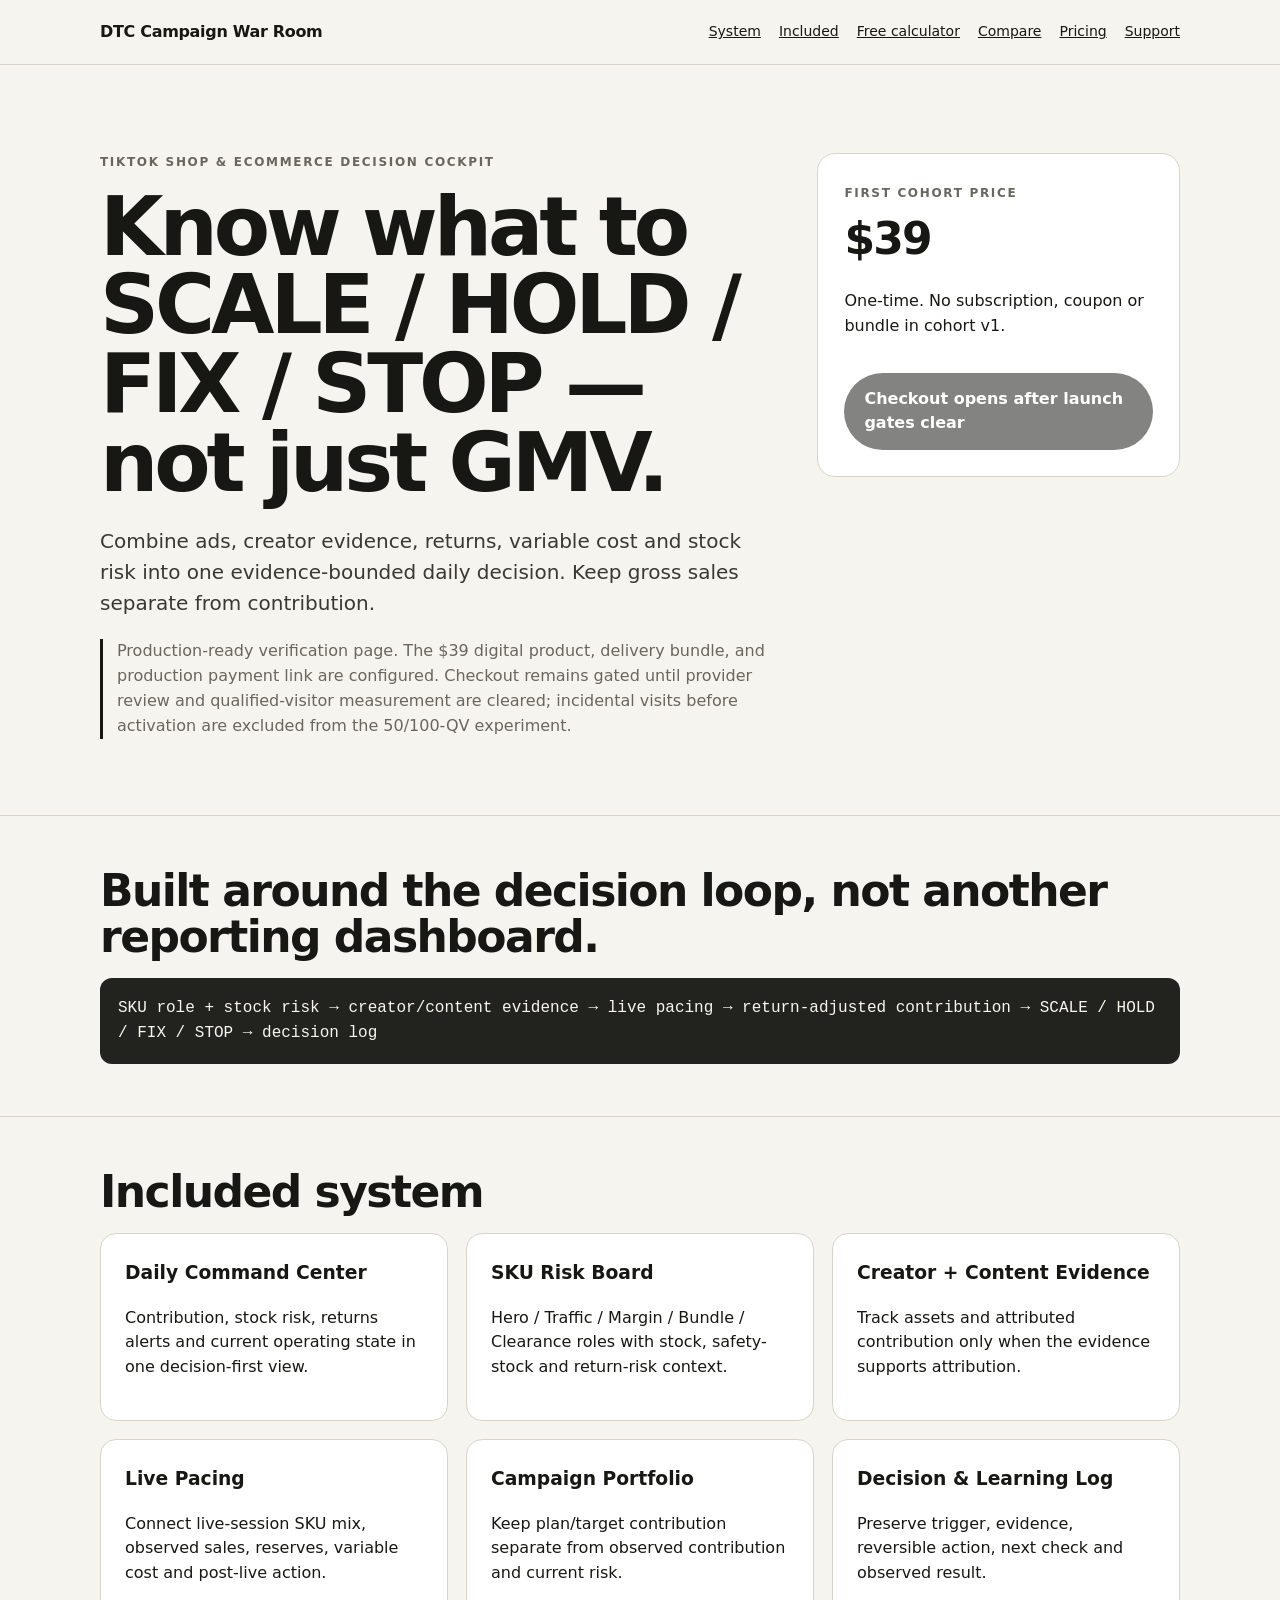
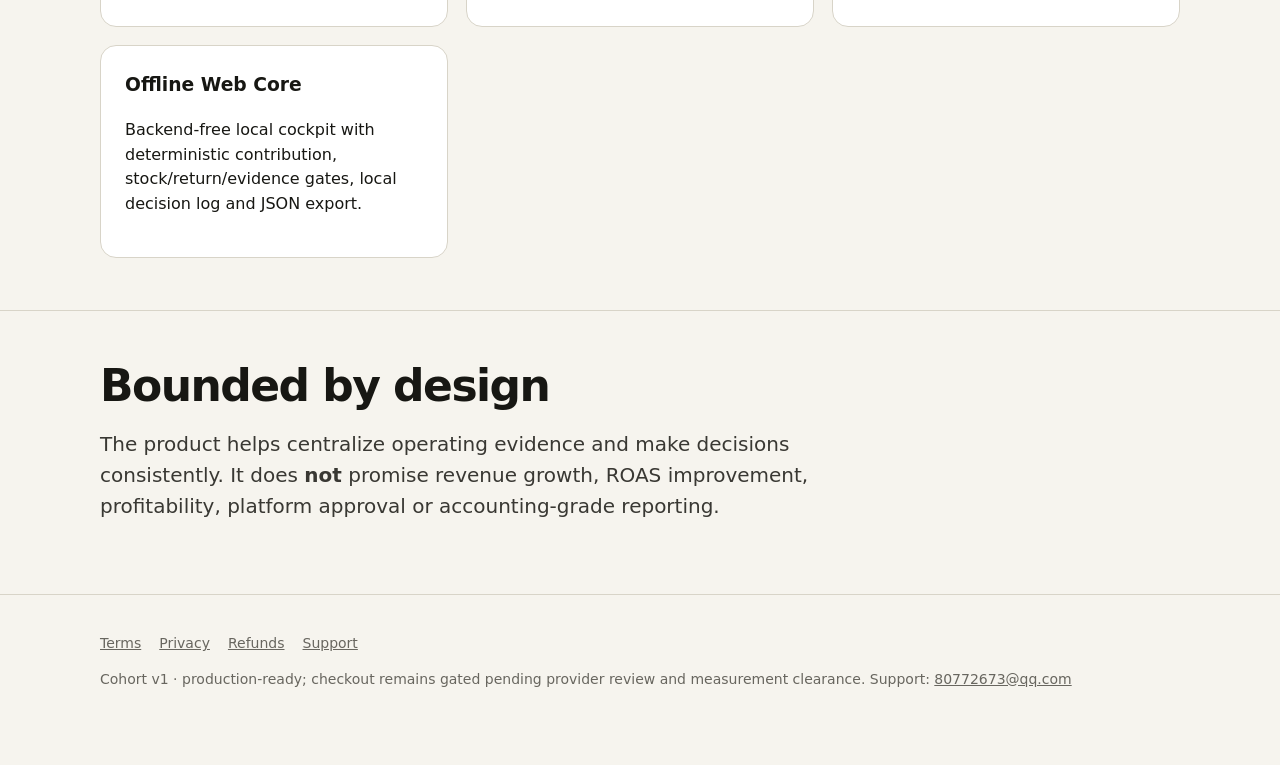
<file: index.html>
<!doctype html>
<html lang="en">
<head>
  <meta charset="utf-8">
  <meta name="viewport" content="width=device-width, initial-scale=1">
  <title>DTC Campaign War Room — Know what to scale after ads, returns and stock</title>
  <meta name="description" content="Know what to SCALE, HOLD, FIX or STOP after ads, creators, returns and stock — not just GMV. DTC Campaign War Room is a one-time ecommerce operating system for decision discipline.">
  <meta name="robots" content="noindex,nofollow">
  <link rel="stylesheet" href="styles.css">
</head>
<body>
  <header><div class="wrap nav"><div class="brand">DTC Campaign War Room</div><nav class="navlinks"><a href="#system">System</a><a href="#included">Included</a><a href="tiktok-shop-profit-calculator.html">Free calculator</a><a href="compare.html">Compare</a><a href="#pricing">Pricing</a><a href="support.html">Support</a></nav></div></header>
  <main>
    <section class="wrap hero">
      <div>
        <div class="eyebrow">TikTok Shop & Ecommerce Decision Cockpit</div>
        <h1>Know what to SCALE / HOLD / FIX / STOP — not just GMV.</h1>
        <p class="lead">Combine ads, creator evidence, returns, variable cost and stock risk into one evidence-bounded daily decision. Keep gross sales separate from contribution.</p>
        <p class="notice">Production-ready verification page. The $39 digital product, delivery bundle, and production payment link are configured. Checkout remains gated until provider review and qualified-visitor measurement are cleared; incidental visits before activation are excluded from the 50/100-QV experiment.</p>
      </div>
      <aside class="price" id="pricing">
        <span class="eyebrow">First cohort price</span>
        <strong>$39</strong>
        <p>One-time. No subscription, coupon or bundle in cohort v1.</p>
        <a id="checkoutLink" class="button disabled" aria-disabled="true">Checkout opens after launch gates clear</a>
      </aside>
    </section>

    <section class="section" id="system"><div class="wrap">
      <h2>Built around the decision loop, not another reporting dashboard.</h2>
      <div class="loop">SKU role + stock risk → creator/content evidence → live pacing → return-adjusted contribution → SCALE / HOLD / FIX / STOP → decision log</div>
    </div></section>

    <section class="section" id="included"><div class="wrap">
      <h2>Included system</h2>
      <div class="grid">
        <div class="card"><h3>Daily Command Center</h3><p>Contribution, stock risk, returns alerts and current operating state in one decision-first view.</p></div>
        <div class="card"><h3>SKU Risk Board</h3><p>Hero / Traffic / Margin / Bundle / Clearance roles with stock, safety-stock and return-risk context.</p></div>
        <div class="card"><h3>Creator + Content Evidence</h3><p>Track assets and attributed contribution only when the evidence supports attribution.</p></div>
        <div class="card"><h3>Live Pacing</h3><p>Connect live-session SKU mix, observed sales, reserves, variable cost and post-live action.</p></div>
        <div class="card"><h3>Campaign Portfolio</h3><p>Keep plan/target contribution separate from observed contribution and current risk.</p></div>
        <div class="card"><h3>Decision & Learning Log</h3><p>Preserve trigger, evidence, reversible action, next check and observed result.</p></div>
        <div class="card"><h3>Offline Web Core</h3><p>Backend-free local cockpit with deterministic contribution, stock/return/evidence gates, local decision log and JSON export.</p></div>
      </div>
    </div></section>

    <section class="section"><div class="wrap">
      <h2>Bounded by design</h2>
      <p class="lead">The product helps centralize operating evidence and make decisions consistently. It does <strong>not</strong> promise revenue growth, ROAS improvement, profitability, platform approval or accounting-grade reporting.</p>
    </div></section>
  </main>
  <footer><div class="wrap"><div class="navlinks"><a href="terms.html">Terms</a><a href="privacy.html">Privacy</a><a href="refund.html">Refunds</a><a href="support.html">Support</a></div><p>Cohort v1 · production-ready; checkout remains gated pending provider review and measurement clearance. Support: <a href="mailto:80772673@qq.com">80772673@qq.com</a></p></div></footer>
  <script src="checkout-config.js"></script>
  <script>
    (() => {
      const link = document.getElementById('checkoutLink');
      const base = window.COHORT_CONFIG?.checkoutBase || '';
      const cohortActive = window.COHORT_CONFIG?.cohortActive === true;
      if (!base || !cohortActive) return;
      const incoming = new URLSearchParams(window.location.search);
      const checkout = new URL(base);
      for (const key of ['source','medium','campaign','creative']) {
        const value = incoming.get(key);
        if (value) checkout.searchParams.set(`metadata[${key}]`, value.slice(0,120));
      }
      checkout.searchParams.set('metadata[cohort_version]', 'warroom39_v1');
      link.href = checkout.toString();
      link.textContent = 'Buy cohort v1 — $39 one-time';
      link.classList.remove('disabled');
      link.removeAttribute('aria-disabled');
    })();
  </script>
  <script src="qv-config.js"></script>
  <script src="qv-counter.js"></script>
</body>
</html>
</file>
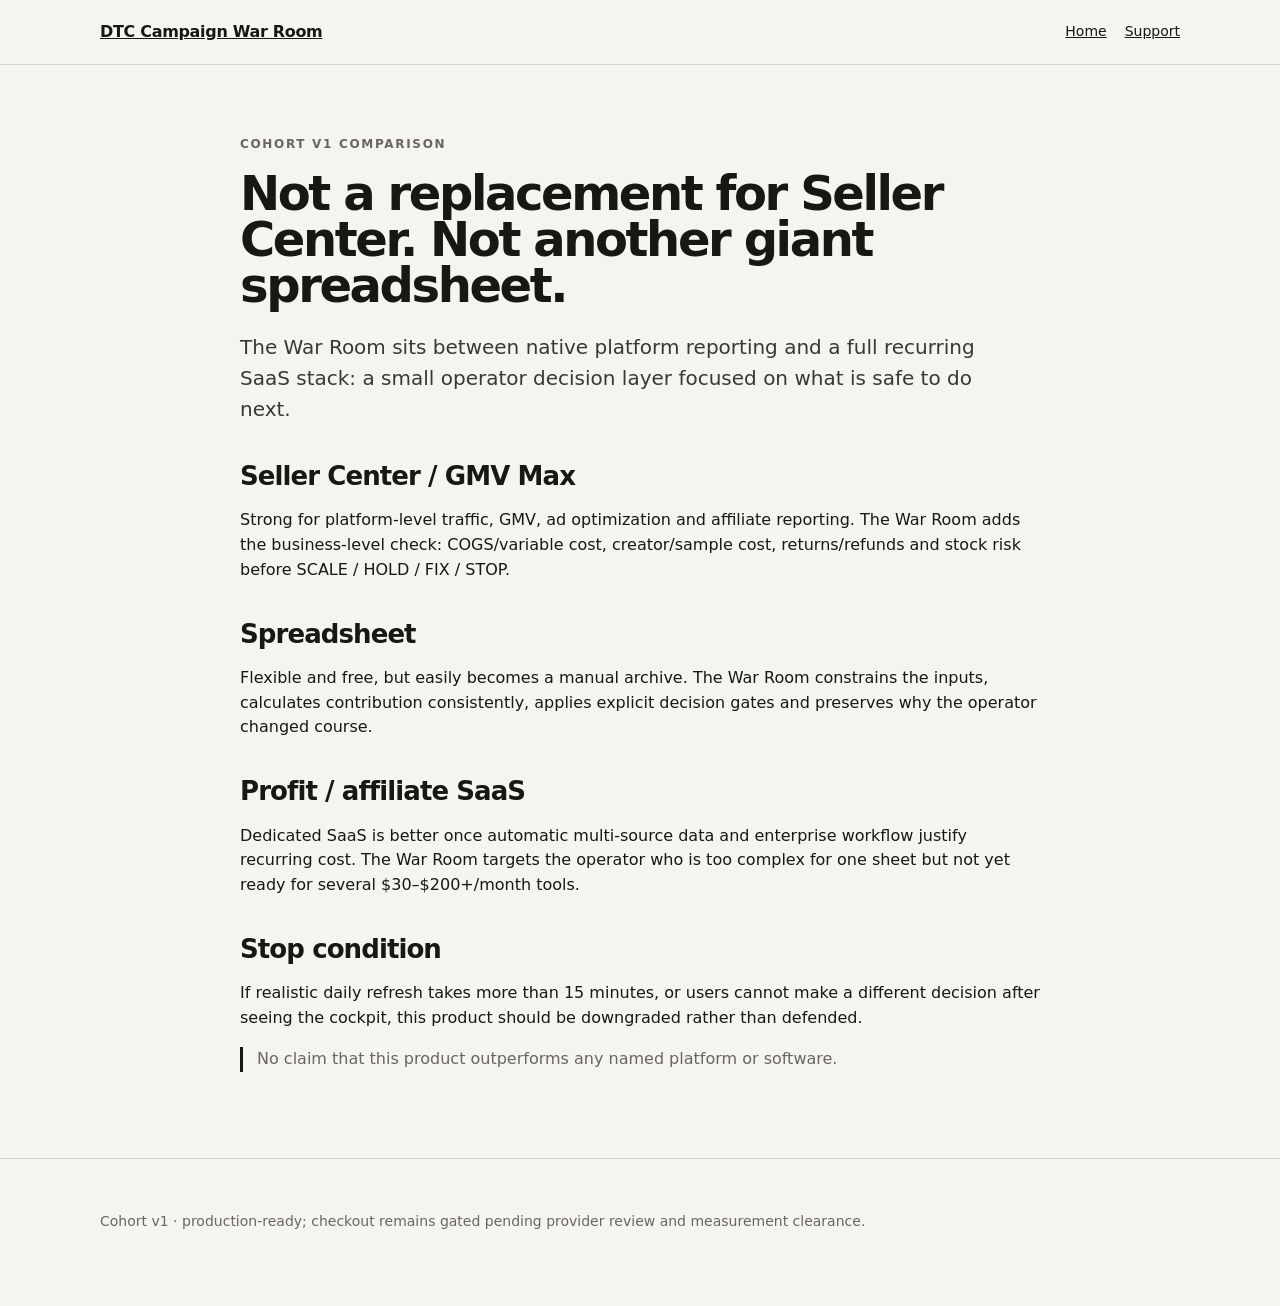
<file: compare.html>
<!doctype html><html lang="en"><head><meta charset="utf-8"><meta name="viewport" content="width=device-width,initial-scale=1"><meta name="robots" content="noindex,nofollow"><title>Why DTC Campaign War Room — Seller Center vs spreadsheets vs profit SaaS</title><meta name="description" content="Compare DTC Campaign War Room with Seller Center, spreadsheets and recurring profit/affiliate SaaS."><link rel="stylesheet" href="styles.css"></head><body>
<header><div class="wrap nav"><div class="brand"><a href="index.html">DTC Campaign War Room</a></div><nav class="navlinks"><a href="index.html">Home</a><a href="support.html">Support</a></nav></div></header>
<main><section class="wrap legal"><div class="eyebrow">Cohort v1 comparison</div><h1>Not a replacement for Seller Center. Not another giant spreadsheet.</h1><p class="lead">The War Room sits between native platform reporting and a full recurring SaaS stack: a small operator decision layer focused on what is safe to do next.</p>
<h2>Seller Center / GMV Max</h2><p>Strong for platform-level traffic, GMV, ad optimization and affiliate reporting. The War Room adds the business-level check: COGS/variable cost, creator/sample cost, returns/refunds and stock risk before SCALE / HOLD / FIX / STOP.</p>
<h2>Spreadsheet</h2><p>Flexible and free, but easily becomes a manual archive. The War Room constrains the inputs, calculates contribution consistently, applies explicit decision gates and preserves why the operator changed course.</p>
<h2>Profit / affiliate SaaS</h2><p>Dedicated SaaS is better once automatic multi-source data and enterprise workflow justify recurring cost. The War Room targets the operator who is too complex for one sheet but not yet ready for several $30–$200+/month tools.</p>
<h2>Stop condition</h2><p>If realistic daily refresh takes more than 15 minutes, or users cannot make a different decision after seeing the cockpit, this product should be downgraded rather than defended.</p>
<p class="notice">No claim that this product outperforms any named platform or software.</p></section></main>
<footer><div class="wrap"><p>Cohort v1 · production-ready; checkout remains gated pending provider review and measurement clearance.</p></div></footer><script src="qv-config.js"></script><script src="qv-counter.js"></script></body></html>
</file>
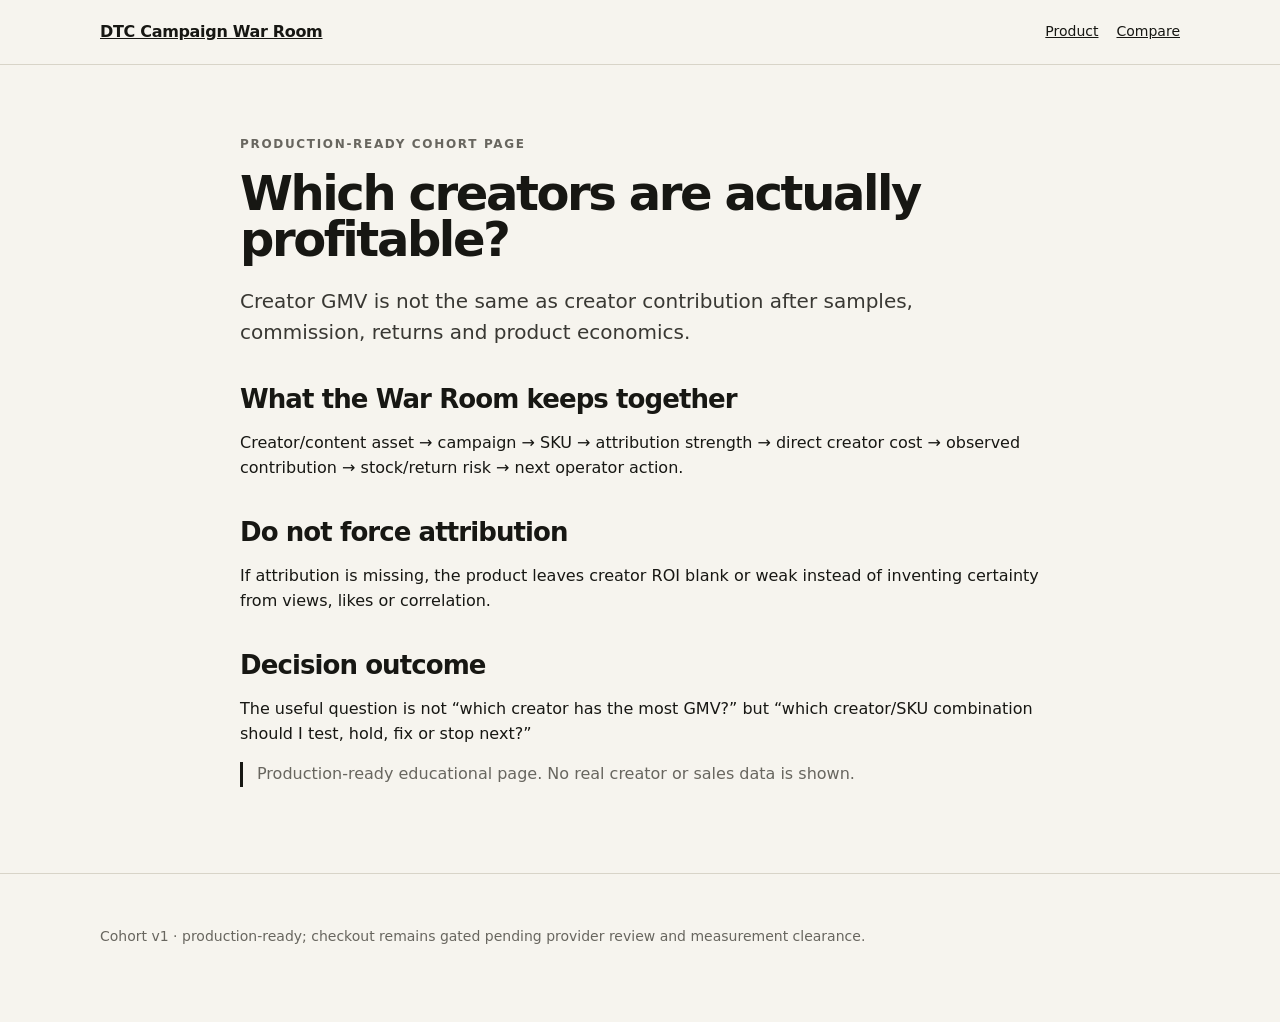
<file: creator-roi-tracker.html>
<!doctype html><html lang="en"><head><meta charset="utf-8"><meta name="viewport" content="width=device-width,initial-scale=1"><meta name="robots" content="noindex,nofollow"><title>TikTok Shop Creator ROI Tracker — Beyond creator GMV</title><meta name="description" content="Connect creator evidence to SKU economics, returns, stock and contribution instead of ranking creators from GMV or views alone."><link rel="stylesheet" href="styles.css"></head><body><header><div class="wrap nav"><div class="brand"><a href="index.html">DTC Campaign War Room</a></div><nav class="navlinks"><a href="index.html">Product</a><a href="compare.html">Compare</a></nav></div></header><main><section class="wrap legal"><div class="eyebrow">Production-ready cohort page</div><h1>Which creators are actually profitable?</h1><p class="lead">Creator GMV is not the same as creator contribution after samples, commission, returns and product economics.</p><h2>What the War Room keeps together</h2><p>Creator/content asset → campaign → SKU → attribution strength → direct creator cost → observed contribution → stock/return risk → next operator action.</p><h2>Do not force attribution</h2><p>If attribution is missing, the product leaves creator ROI blank or weak instead of inventing certainty from views, likes or correlation.</p><h2>Decision outcome</h2><p>The useful question is not “which creator has the most GMV?” but “which creator/SKU combination should I test, hold, fix or stop next?”</p><p class="notice">Production-ready educational page. No real creator or sales data is shown.</p></section></main><footer><div class="wrap"><p>Cohort v1 · production-ready; checkout remains gated pending provider review and measurement clearance.</p></div></footer><script src="qv-config.js"></script><script src="qv-counter.js"></script></body></html>
</file>
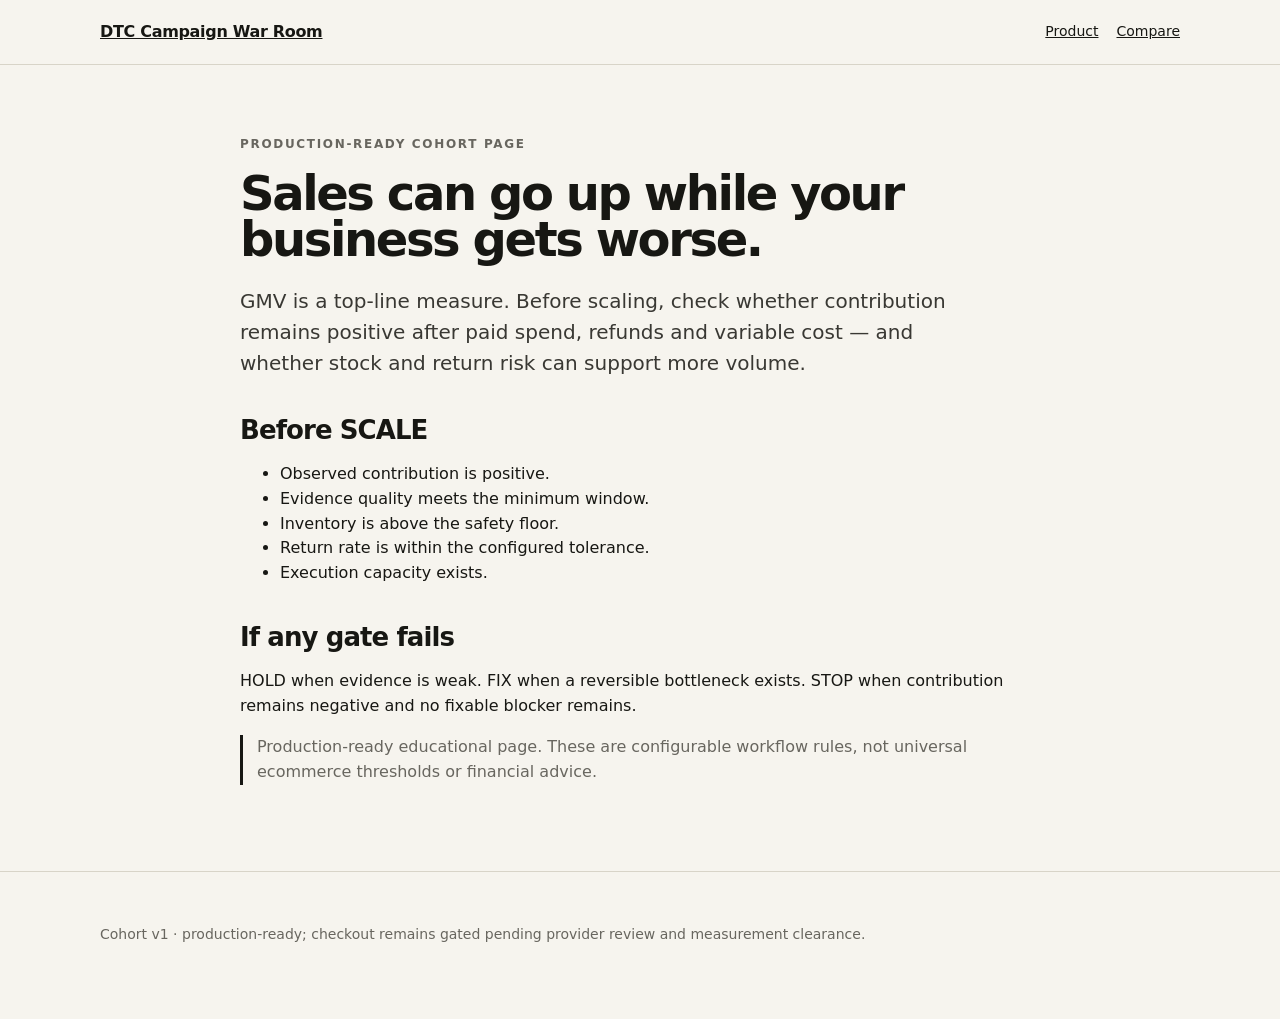
<file: gmv-vs-profit.html>
<!doctype html><html lang="en"><head><meta charset="utf-8"><meta name="viewport" content="width=device-width,initial-scale=1"><meta name="robots" content="noindex,nofollow"><title>GMV vs Profit — Ecommerce decision checklist</title><meta name="description" content="Why GMV can rise while contribution falls, and what to check before scaling ecommerce spend."><link rel="stylesheet" href="styles.css"></head><body><header><div class="wrap nav"><div class="brand"><a href="index.html">DTC Campaign War Room</a></div><nav class="navlinks"><a href="index.html">Product</a><a href="compare.html">Compare</a></nav></div></header><main><section class="wrap legal"><div class="eyebrow">Production-ready cohort page</div><h1>Sales can go up while your business gets worse.</h1><p class="lead">GMV is a top-line measure. Before scaling, check whether contribution remains positive after paid spend, refunds and variable cost — and whether stock and return risk can support more volume.</p><h2>Before SCALE</h2><ul><li>Observed contribution is positive.</li><li>Evidence quality meets the minimum window.</li><li>Inventory is above the safety floor.</li><li>Return rate is within the configured tolerance.</li><li>Execution capacity exists.</li></ul><h2>If any gate fails</h2><p>HOLD when evidence is weak. FIX when a reversible bottleneck exists. STOP when contribution remains negative and no fixable blocker remains.</p><p class="notice">Production-ready educational page. These are configurable workflow rules, not universal ecommerce thresholds or financial advice.</p></section></main><footer><div class="wrap"><p>Cohort v1 · production-ready; checkout remains gated pending provider review and measurement clearance.</p></div></footer><script src="qv-config.js"></script><script src="qv-counter.js"></script></body></html>
</file>
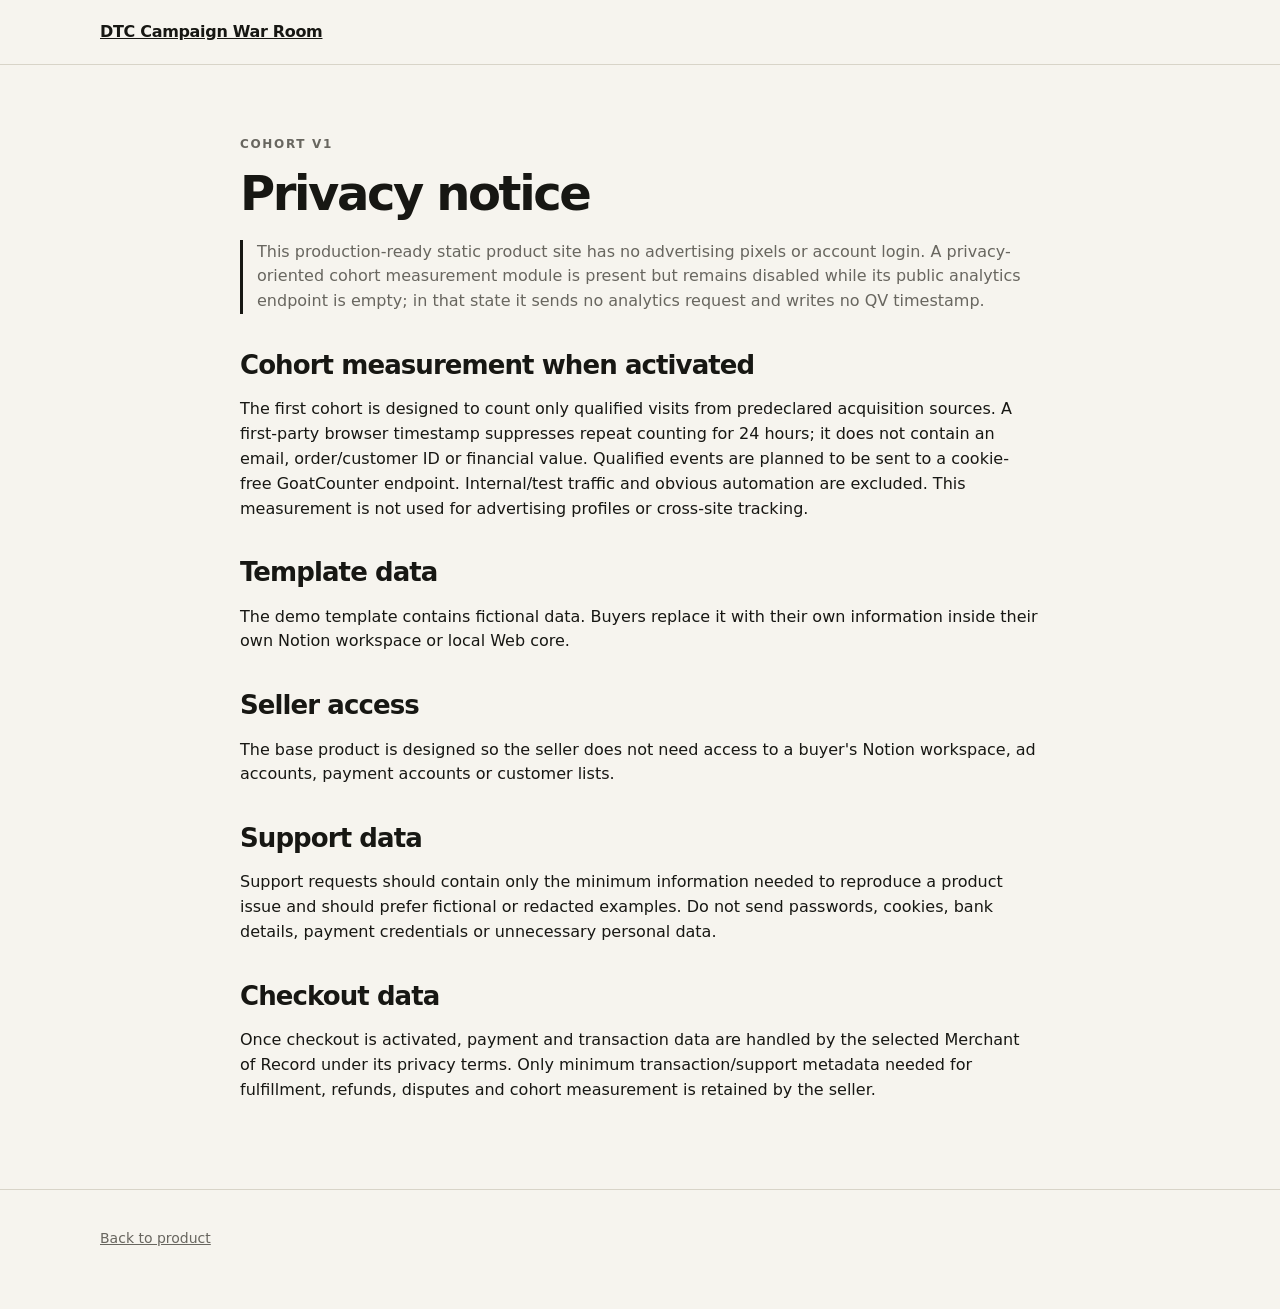
<file: privacy.html>
<!doctype html><html lang="en"><head><meta charset="utf-8"><meta name="viewport" content="width=device-width, initial-scale=1"><meta name="robots" content="noindex,nofollow"><title>Privacy — DTC Campaign War Room</title><link rel="stylesheet" href="styles.css"></head><body><header><div class="wrap nav"><a class="brand" href="index.html">DTC Campaign War Room</a></div></header><main class="wrap legal"><div class="eyebrow">Cohort v1</div><h1>Privacy notice</h1><p class="notice">This production-ready static product site has no advertising pixels or account login. A privacy-oriented cohort measurement module is present but remains disabled while its public analytics endpoint is empty; in that state it sends no analytics request and writes no QV timestamp.</p><h2>Cohort measurement when activated</h2><p>The first cohort is designed to count only qualified visits from predeclared acquisition sources. A first-party browser timestamp suppresses repeat counting for 24 hours; it does not contain an email, order/customer ID or financial value. Qualified events are planned to be sent to a cookie-free GoatCounter endpoint. Internal/test traffic and obvious automation are excluded. This measurement is not used for advertising profiles or cross-site tracking.</p><h2>Template data</h2><p>The demo template contains fictional data. Buyers replace it with their own information inside their own Notion workspace or local Web core.</p><h2>Seller access</h2><p>The base product is designed so the seller does not need access to a buyer's Notion workspace, ad accounts, payment accounts or customer lists.</p><h2>Support data</h2><p>Support requests should contain only the minimum information needed to reproduce a product issue and should prefer fictional or redacted examples. Do not send passwords, cookies, bank details, payment credentials or unnecessary personal data.</p><h2>Checkout data</h2><p>Once checkout is activated, payment and transaction data are handled by the selected Merchant of Record under its privacy terms. Only minimum transaction/support metadata needed for fulfillment, refunds, disputes and cohort measurement is retained by the seller.</p></main><footer><div class="wrap"><a href="index.html">Back to product</a></div></footer></body></html>
</file>
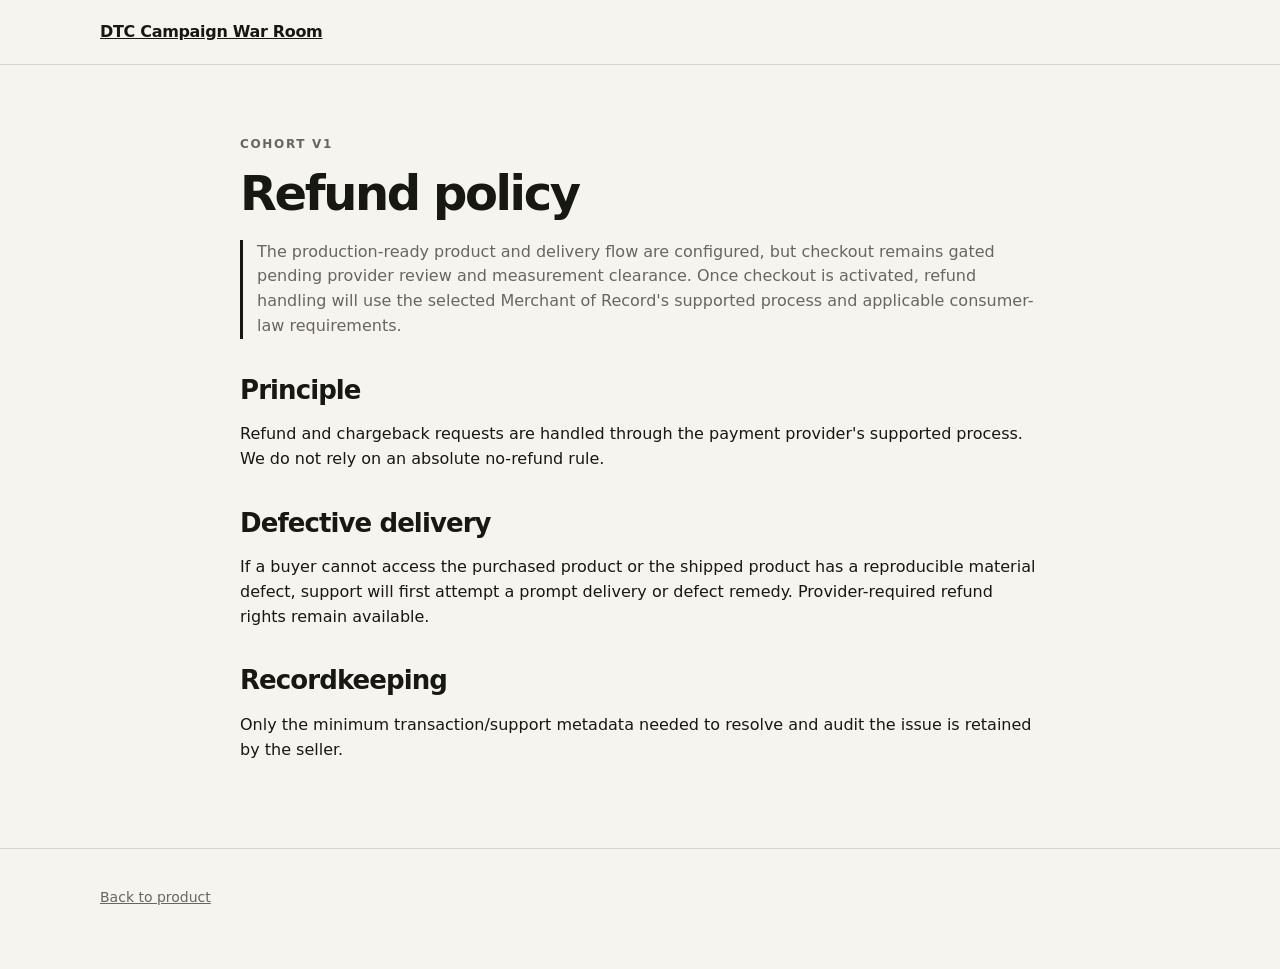
<file: refund.html>
<!doctype html><html lang="en"><head><meta charset="utf-8"><meta name="viewport" content="width=device-width, initial-scale=1"><meta name="robots" content="noindex,nofollow"><title>Refunds — DTC Campaign War Room</title><link rel="stylesheet" href="styles.css"></head><body><header><div class="wrap nav"><a class="brand" href="index.html">DTC Campaign War Room</a></div></header><main class="wrap legal"><div class="eyebrow">Cohort v1</div><h1>Refund policy</h1><p class="notice">The production-ready product and delivery flow are configured, but checkout remains gated pending provider review and measurement clearance. Once checkout is activated, refund handling will use the selected Merchant of Record's supported process and applicable consumer-law requirements.</p><h2>Principle</h2><p>Refund and chargeback requests are handled through the payment provider's supported process. We do not rely on an absolute no-refund rule.</p><h2>Defective delivery</h2><p>If a buyer cannot access the purchased product or the shipped product has a reproducible material defect, support will first attempt a prompt delivery or defect remedy. Provider-required refund rights remain available.</p><h2>Recordkeeping</h2><p>Only the minimum transaction/support metadata needed to resolve and audit the issue is retained by the seller.</p></main><footer><div class="wrap"><a href="index.html">Back to product</a></div></footer></body></html>
</file>
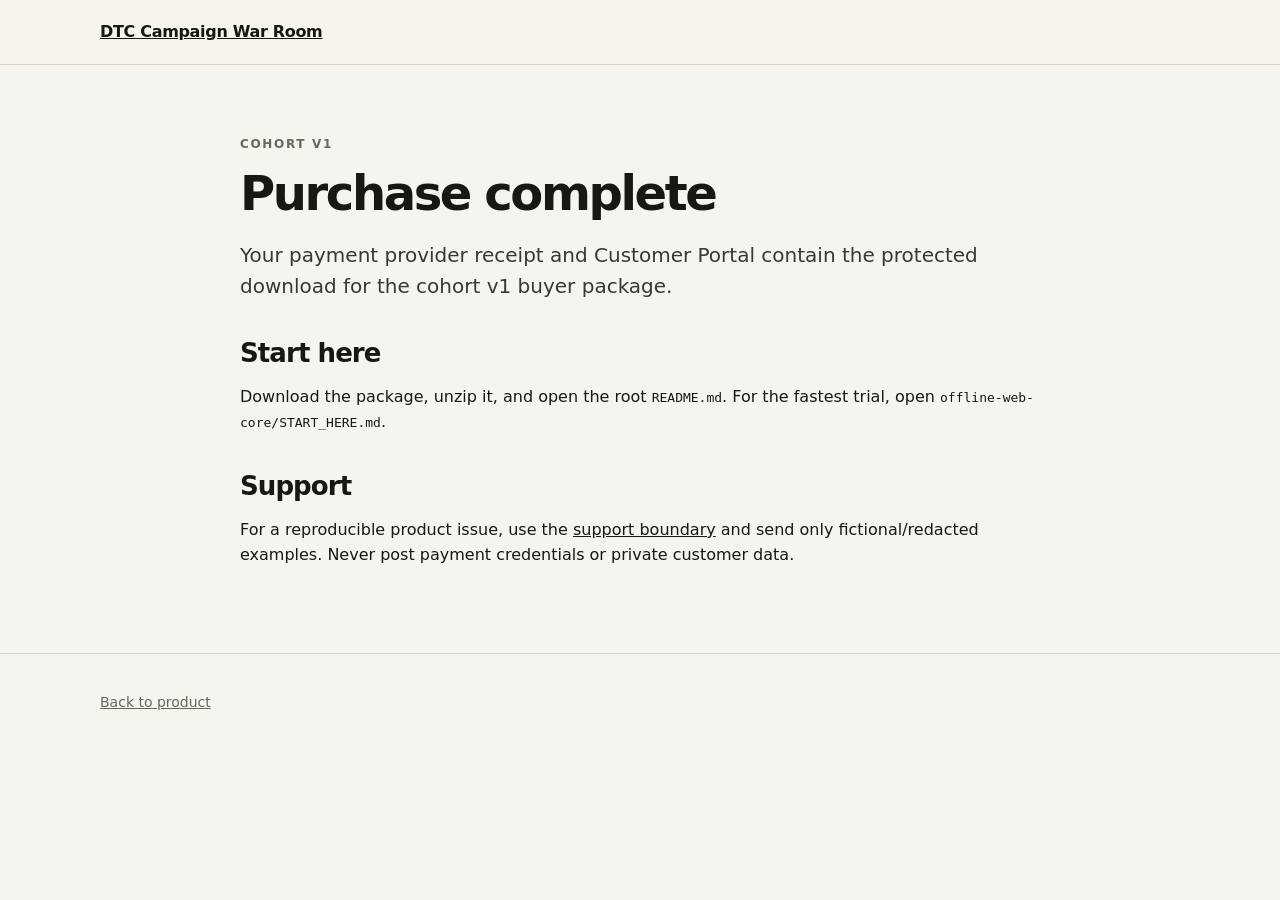
<file: success.html>
<!doctype html><html lang="en"><head><meta charset="utf-8"><meta name="viewport" content="width=device-width, initial-scale=1"><meta name="robots" content="noindex,nofollow"><title>Purchase complete — DTC Campaign War Room</title><link rel="stylesheet" href="styles.css"></head><body><header><div class="wrap nav"><a class="brand" href="index.html">DTC Campaign War Room</a></div></header><main class="wrap legal"><div class="eyebrow">Cohort v1</div><h1>Purchase complete</h1><p class="lead">Your payment provider receipt and Customer Portal contain the protected download for the cohort v1 buyer package.</p><h2>Start here</h2><p>Download the package, unzip it, and open the root <code>README.md</code>. For the fastest trial, open <code>offline-web-core/START_HERE.md</code>.</p><h2>Support</h2><p>For a reproducible product issue, use the <a href="support.html">support boundary</a> and send only fictional/redacted examples. Never post payment credentials or private customer data.</p></main><footer><div class="wrap"><a href="index.html">Back to product</a></div></footer></body></html>
</file>
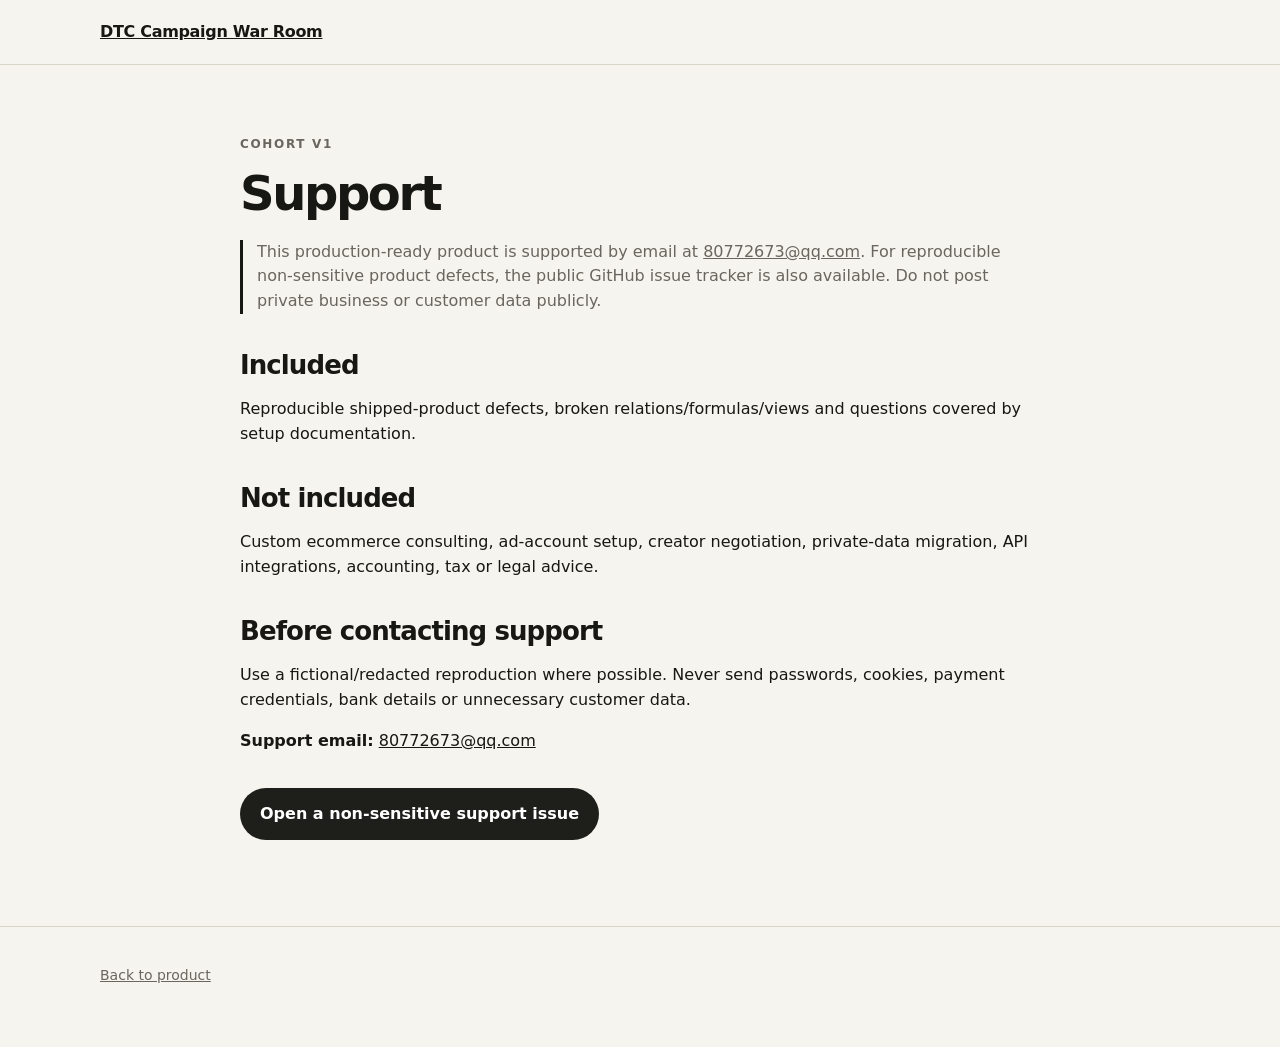
<file: support.html>
<!doctype html><html lang="en"><head><meta charset="utf-8"><meta name="viewport" content="width=device-width, initial-scale=1"><meta name="robots" content="noindex,nofollow"><title>Support — DTC Campaign War Room</title><link rel="stylesheet" href="styles.css"></head><body><header><div class="wrap nav"><a class="brand" href="index.html">DTC Campaign War Room</a></div></header><main class="wrap legal"><div class="eyebrow">Cohort v1</div><h1>Support</h1><p class="notice">This production-ready product is supported by email at <a href="mailto:80772673@qq.com">80772673@qq.com</a>. For reproducible non-sensitive product defects, the public GitHub issue tracker is also available. Do not post private business or customer data publicly.</p><h2>Included</h2><p>Reproducible shipped-product defects, broken relations/formulas/views and questions covered by setup documentation.</p><h2>Not included</h2><p>Custom ecommerce consulting, ad-account setup, creator negotiation, private-data migration, API integrations, accounting, tax or legal advice.</p><h2>Before contacting support</h2><p>Use a fictional/redacted reproduction where possible. Never send passwords, cookies, payment credentials, bank details or unnecessary customer data.</p><p><strong>Support email:</strong> <a href="mailto:80772673@qq.com">80772673@qq.com</a></p><p><a class="button" href="https://github.com/80772673-sudo/dtc-campaign-war-room-live/issues/new">Open a non-sensitive support issue</a></p></main><footer><div class="wrap"><a href="index.html">Back to product</a></div></footer></body></html>
</file>
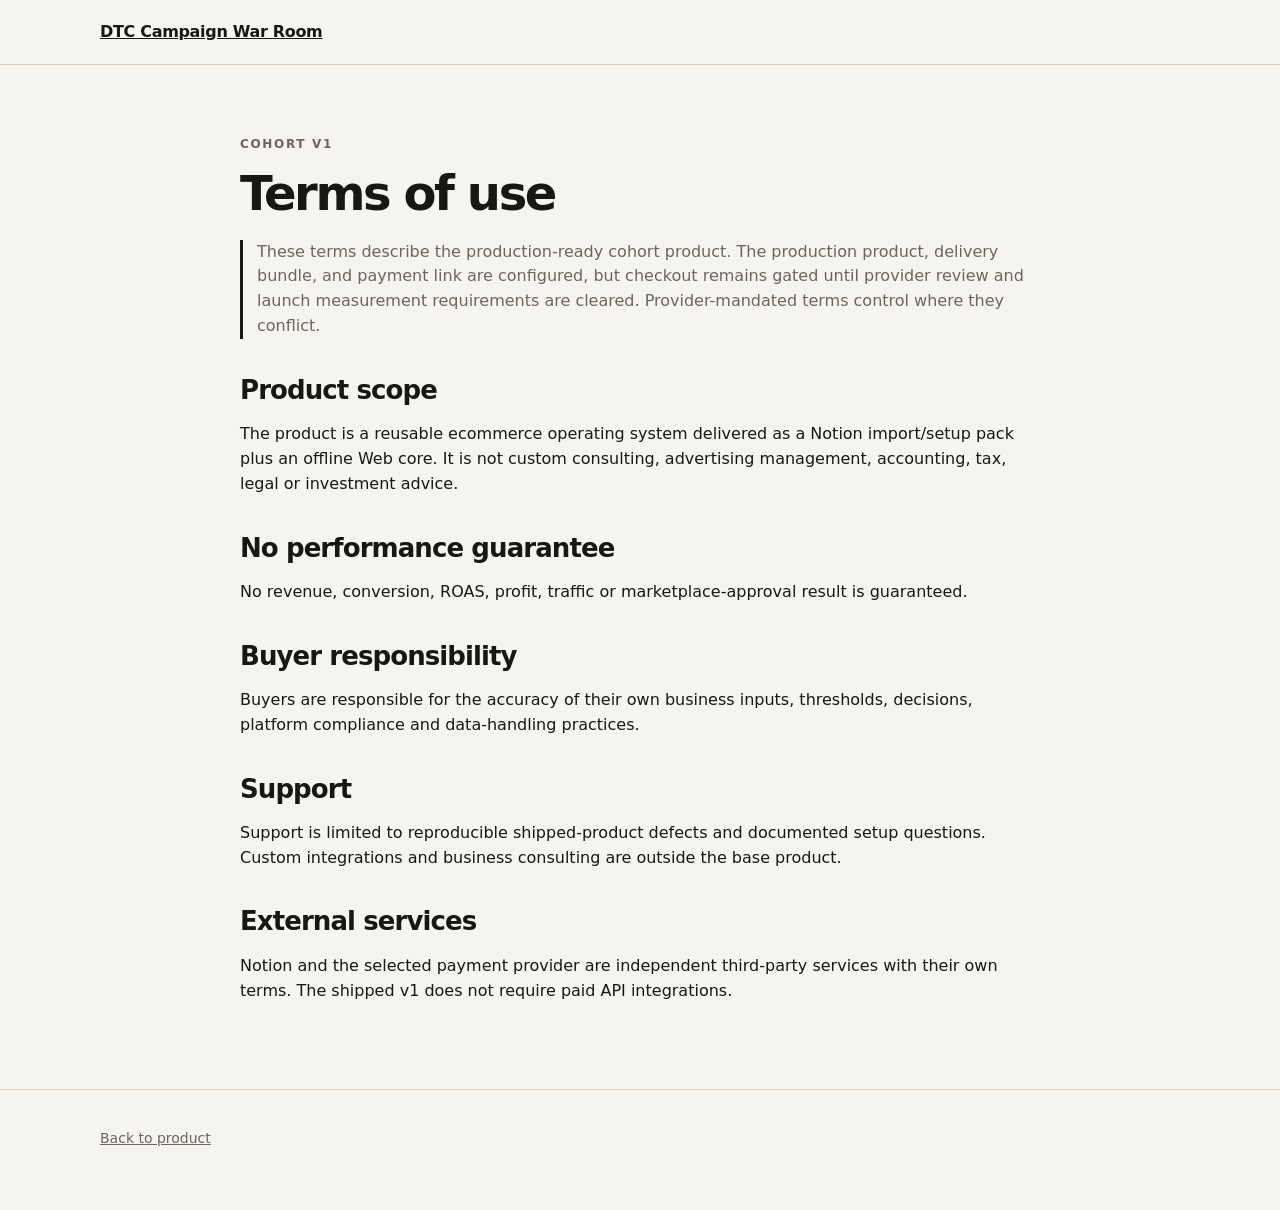
<file: terms.html>
<!doctype html><html lang="en"><head><meta charset="utf-8"><meta name="viewport" content="width=device-width, initial-scale=1"><meta name="robots" content="noindex,nofollow"><title>Terms — DTC Campaign War Room</title><link rel="stylesheet" href="styles.css"></head><body><header><div class="wrap nav"><a class="brand" href="index.html">DTC Campaign War Room</a></div></header><main class="wrap legal"><div class="eyebrow">Cohort v1</div><h1>Terms of use</h1><p class="notice">These terms describe the production-ready cohort product. The production product, delivery bundle, and payment link are configured, but checkout remains gated until provider review and launch measurement requirements are cleared. Provider-mandated terms control where they conflict.</p><h2>Product scope</h2><p>The product is a reusable ecommerce operating system delivered as a Notion import/setup pack plus an offline Web core. It is not custom consulting, advertising management, accounting, tax, legal or investment advice.</p><h2>No performance guarantee</h2><p>No revenue, conversion, ROAS, profit, traffic or marketplace-approval result is guaranteed.</p><h2>Buyer responsibility</h2><p>Buyers are responsible for the accuracy of their own business inputs, thresholds, decisions, platform compliance and data-handling practices.</p><h2>Support</h2><p>Support is limited to reproducible shipped-product defects and documented setup questions. Custom integrations and business consulting are outside the base product.</p><h2>External services</h2><p>Notion and the selected payment provider are independent third-party services with their own terms. The shipped v1 does not require paid API integrations.</p></main><footer><div class="wrap"><a href="index.html">Back to product</a></div></footer></body></html>
</file>
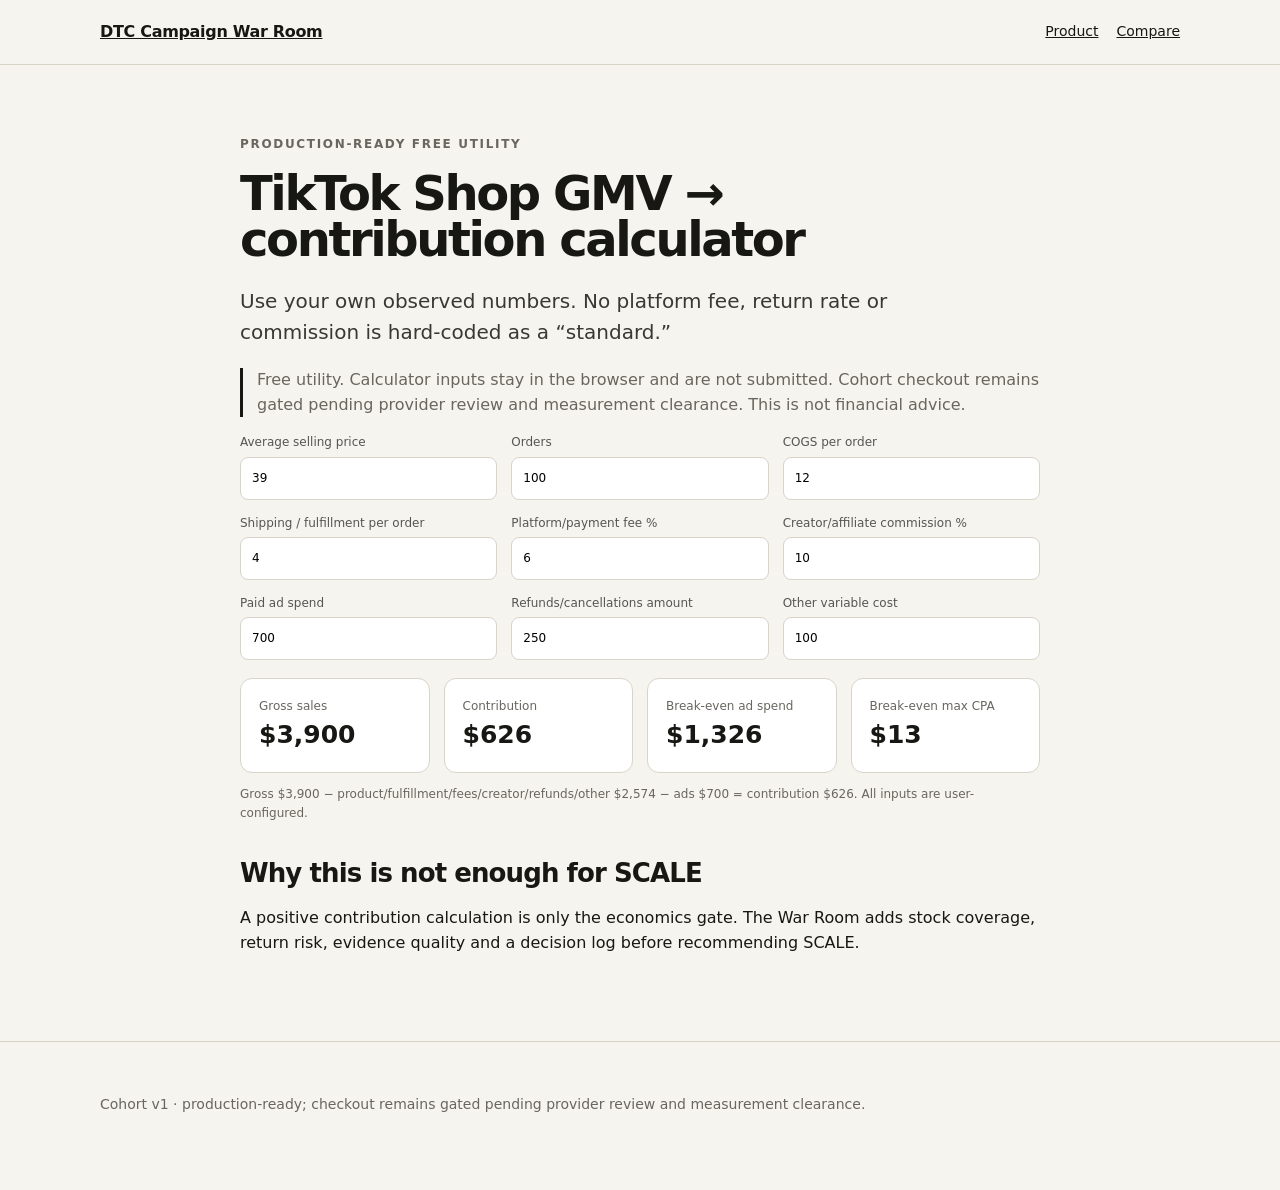
<file: tiktok-shop-profit-calculator.html>
<!doctype html>
<html lang="en"><head><meta charset="utf-8"><meta name="viewport" content="width=device-width,initial-scale=1"><meta name="robots" content="noindex,nofollow"><title>TikTok Shop Profit Calculator — GMV to contribution</title><meta name="description" content="Convert gross sales into contribution after COGS, shipping, creator commission, platform fees, refunds and ad spend. No fixed fee assumptions."><link rel="stylesheet" href="styles.css"><style>.calc-grid{display:grid;grid-template-columns:repeat(3,1fr);gap:14px}.calc-grid label{display:grid;gap:5px;font-size:12px;color:#555}.calc-grid input{padding:11px;border:1px solid var(--line);border-radius:8px;font:inherit}.result-grid{display:grid;grid-template-columns:repeat(4,1fr);gap:14px;margin-top:18px}.result{border:1px solid var(--line);background:#fff;padding:18px;border-radius:12px}.result span{display:block;font-size:12px;color:var(--muted)}.result strong{font-size:25px}.note{font-size:12px;color:var(--muted)}@media(max-width:820px){.calc-grid,.result-grid{grid-template-columns:1fr 1fr}}</style></head>
<body><header><div class="wrap nav"><div class="brand"><a href="index.html">DTC Campaign War Room</a></div><nav class="navlinks"><a href="index.html">Product</a><a href="compare.html">Compare</a></nav></div></header><main><section class="wrap legal"><div class="eyebrow">Production-ready free utility</div><h1>TikTok Shop GMV → contribution calculator</h1><p class="lead">Use your own observed numbers. No platform fee, return rate or commission is hard-coded as a “standard.”</p><p class="notice">Free utility. Calculator inputs stay in the browser and are not submitted. Cohort checkout remains gated pending provider review and measurement clearance. This is not financial advice.</p>
<div class="calc-grid"><label>Average selling price<input id="price" type="number" min="0" step="0.01" value="39"></label><label>Orders<input id="orders" type="number" min="0" step="1" value="100"></label><label>COGS per order<input id="cogs" type="number" min="0" step="0.01" value="12"></label><label>Shipping / fulfillment per order<input id="shipping" type="number" min="0" step="0.01" value="4"></label><label>Platform/payment fee %<input id="feePct" type="number" min="0" max="100" step="0.1" value="6"></label><label>Creator/affiliate commission %<input id="creatorPct" type="number" min="0" max="100" step="0.1" value="10"></label><label>Paid ad spend<input id="adSpend" type="number" min="0" step="0.01" value="700"></label><label>Refunds/cancellations amount<input id="refunds" type="number" min="0" step="0.01" value="250"></label><label>Other variable cost<input id="other" type="number" min="0" step="0.01" value="100"></label></div>
<div class="result-grid"><div class="result"><span>Gross sales</span><strong id="gross">—</strong></div><div class="result"><span>Contribution</span><strong id="contribution">—</strong></div><div class="result"><span>Break-even ad spend</span><strong id="breakEvenSpend">—</strong></div><div class="result"><span>Break-even max CPA</span><strong id="maxCpa">—</strong></div></div>
<p class="note" id="explanation"></p><h2>Why this is not enough for SCALE</h2><p>A positive contribution calculation is only the economics gate. The War Room adds stock coverage, return risk, evidence quality and a decision log before recommending SCALE.</p></section></main><footer><div class="wrap"><p>Cohort v1 · production-ready; checkout remains gated pending provider review and measurement clearance.</p></div></footer><script>
const ids=['price','orders','cogs','shipping','feePct','creatorPct','adSpend','refunds','other']; const n=id=>Number(document.getElementById(id).value)||0; const money=v=>new Intl.NumberFormat('en-US',{style:'currency',currency:'USD',maximumFractionDigits:0}).format(v);
function calc(){const price=n('price'),orders=n('orders'),gross=price*orders,fee=gross*n('feePct')/100,creator=gross*n('creatorPct')/100,product=n('cogs')*orders,ship=n('shipping')*orders,refunds=n('refunds'),other=n('other'),nonAd=fee+creator+product+ship+refunds+other,breakEven=Math.max(0,gross-nonAd),ad=n('adSpend'),contrib=gross-nonAd-ad,maxCpa=orders>0?breakEven/orders:0;document.getElementById('gross').textContent=money(gross);document.getElementById('contribution').textContent=money(contrib);document.getElementById('breakEvenSpend').textContent=money(breakEven);document.getElementById('maxCpa').textContent=money(maxCpa);document.getElementById('explanation').textContent=`Gross ${money(gross)} − product/fulfillment/fees/creator/refunds/other ${money(nonAd)} − ads ${money(ad)} = contribution ${money(contrib)}. All inputs are user-configured.`} ids.forEach(id=>document.getElementById(id).addEventListener('input',calc));calc();
</script><script src="qv-config.js"></script><script src="qv-counter.js"></script></body></html>
</file>
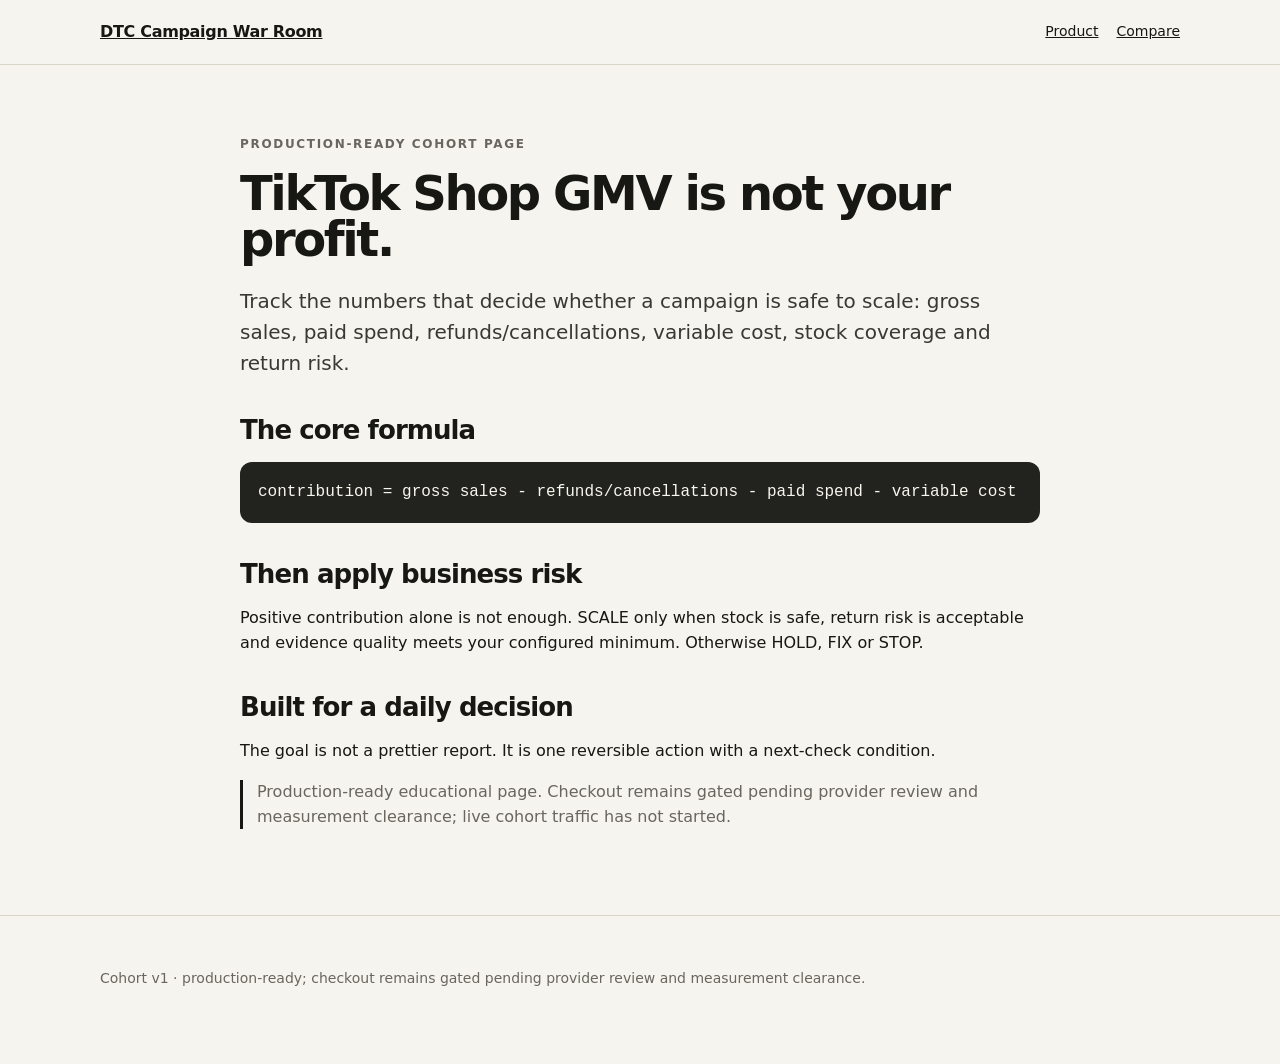
<file: tiktok-shop-profit-tracker.html>
<!doctype html><html lang="en"><head><meta charset="utf-8"><meta name="viewport" content="width=device-width,initial-scale=1"><meta name="robots" content="noindex,nofollow"><title>TikTok Shop Profit Tracker — GMV vs real contribution</title><meta name="description" content="A decision page for TikTok Shop operators who need to separate GMV from contribution after ads, returns and variable costs."><link rel="stylesheet" href="styles.css"></head><body><header><div class="wrap nav"><div class="brand"><a href="index.html">DTC Campaign War Room</a></div><nav class="navlinks"><a href="index.html">Product</a><a href="compare.html">Compare</a></nav></div></header><main><section class="wrap legal"><div class="eyebrow">Production-ready cohort page</div><h1>TikTok Shop GMV is not your profit.</h1><p class="lead">Track the numbers that decide whether a campaign is safe to scale: gross sales, paid spend, refunds/cancellations, variable cost, stock coverage and return risk.</p><h2>The core formula</h2><div class="loop">contribution = gross sales - refunds/cancellations - paid spend - variable cost</div><h2>Then apply business risk</h2><p>Positive contribution alone is not enough. SCALE only when stock is safe, return risk is acceptable and evidence quality meets your configured minimum. Otherwise HOLD, FIX or STOP.</p><h2>Built for a daily decision</h2><p>The goal is not a prettier report. It is one reversible action with a next-check condition.</p><p class="notice">Production-ready educational page. Checkout remains gated pending provider review and measurement clearance; live cohort traffic has not started.</p></section></main><footer><div class="wrap"><p>Cohort v1 · production-ready; checkout remains gated pending provider review and measurement clearance.</p></div></footer><script src="qv-config.js"></script><script src="qv-counter.js"></script></body></html>
</file>
<file: styles.css>
:root {
  --bg: #f6f4ee;
  --ink: #171713;
  --muted: #68665f;
  --line: #d8d4c8;
  --panel: #ffffff;
  --accent: #1e1f1b;
}

* { box-sizing: border-box; }
body { margin: 0; font-family: Inter, ui-sans-serif, system-ui, -apple-system, BlinkMacSystemFont, "Segoe UI", sans-serif; background: var(--bg); color: var(--ink); line-height: 1.55; }
a { color: inherit; }
.wrap { width: min(1080px, calc(100% - 36px)); margin: 0 auto; }
header { border-bottom: 1px solid var(--line); background: rgba(246,244,238,.96); position: sticky; top: 0; z-index: 10; }
.nav { min-height: 64px; display: flex; align-items: center; justify-content: space-between; gap: 24px; }
.brand { font-weight: 800; letter-spacing: -.02em; }
.navlinks { display: flex; gap: 18px; font-size: 14px; flex-wrap: wrap; }
.hero { padding: 88px 0 60px; display: grid; grid-template-columns: 1.3fr .7fr; gap: 44px; align-items: start; }
.eyebrow { text-transform: uppercase; letter-spacing: .14em; font-size: 12px; font-weight: 800; color: var(--muted); }
h1 { font-size: clamp(46px, 7vw, 82px); line-height: .96; letter-spacing: -.05em; margin: 16px 0 24px; max-width: 870px; }
h2 { font-size: clamp(28px, 4vw, 44px); line-height: 1.05; letter-spacing: -.035em; margin: 0 0 18px; }
h3 { margin-top: 0; }
.lead { font-size: 20px; max-width: 760px; color: #393833; }
.price { border: 1px solid var(--line); background: var(--panel); padding: 26px; border-radius: 18px; }
.price strong { font-size: 44px; letter-spacing: -.04em; display: block; }
.button { display: inline-block; background: var(--accent); color: white; text-decoration: none; border-radius: 999px; padding: 14px 20px; font-weight: 700; margin-top: 18px; }
.button.disabled { opacity: .55; pointer-events: none; }
.grid { display: grid; grid-template-columns: repeat(3, 1fr); gap: 18px; }
.card { border: 1px solid var(--line); background: var(--panel); padding: 24px; border-radius: 16px; }
.section { padding: 52px 0; border-top: 1px solid var(--line); }
.loop { font-family: ui-monospace, SFMono-Regular, Menlo, monospace; background: #22231f; color: #f8f6ed; padding: 18px; border-radius: 12px; overflow-wrap: anywhere; }
footer { padding: 38px 0 60px; border-top: 1px solid var(--line); color: var(--muted); font-size: 14px; }
.legal { max-width: 800px; padding: 70px 0; }
.legal h1 { font-size: 48px; }
.legal h2 { font-size: 26px; margin-top: 38px; }
.notice { border-left: 3px solid var(--ink); padding-left: 14px; color: var(--muted); }

@media (max-width: 820px) {
  .hero { grid-template-columns: 1fr; padding-top: 56px; }
  .grid { grid-template-columns: 1fr; }
  .nav { align-items: flex-start; padding: 16px 0; flex-direction: column; }
}
</file>
